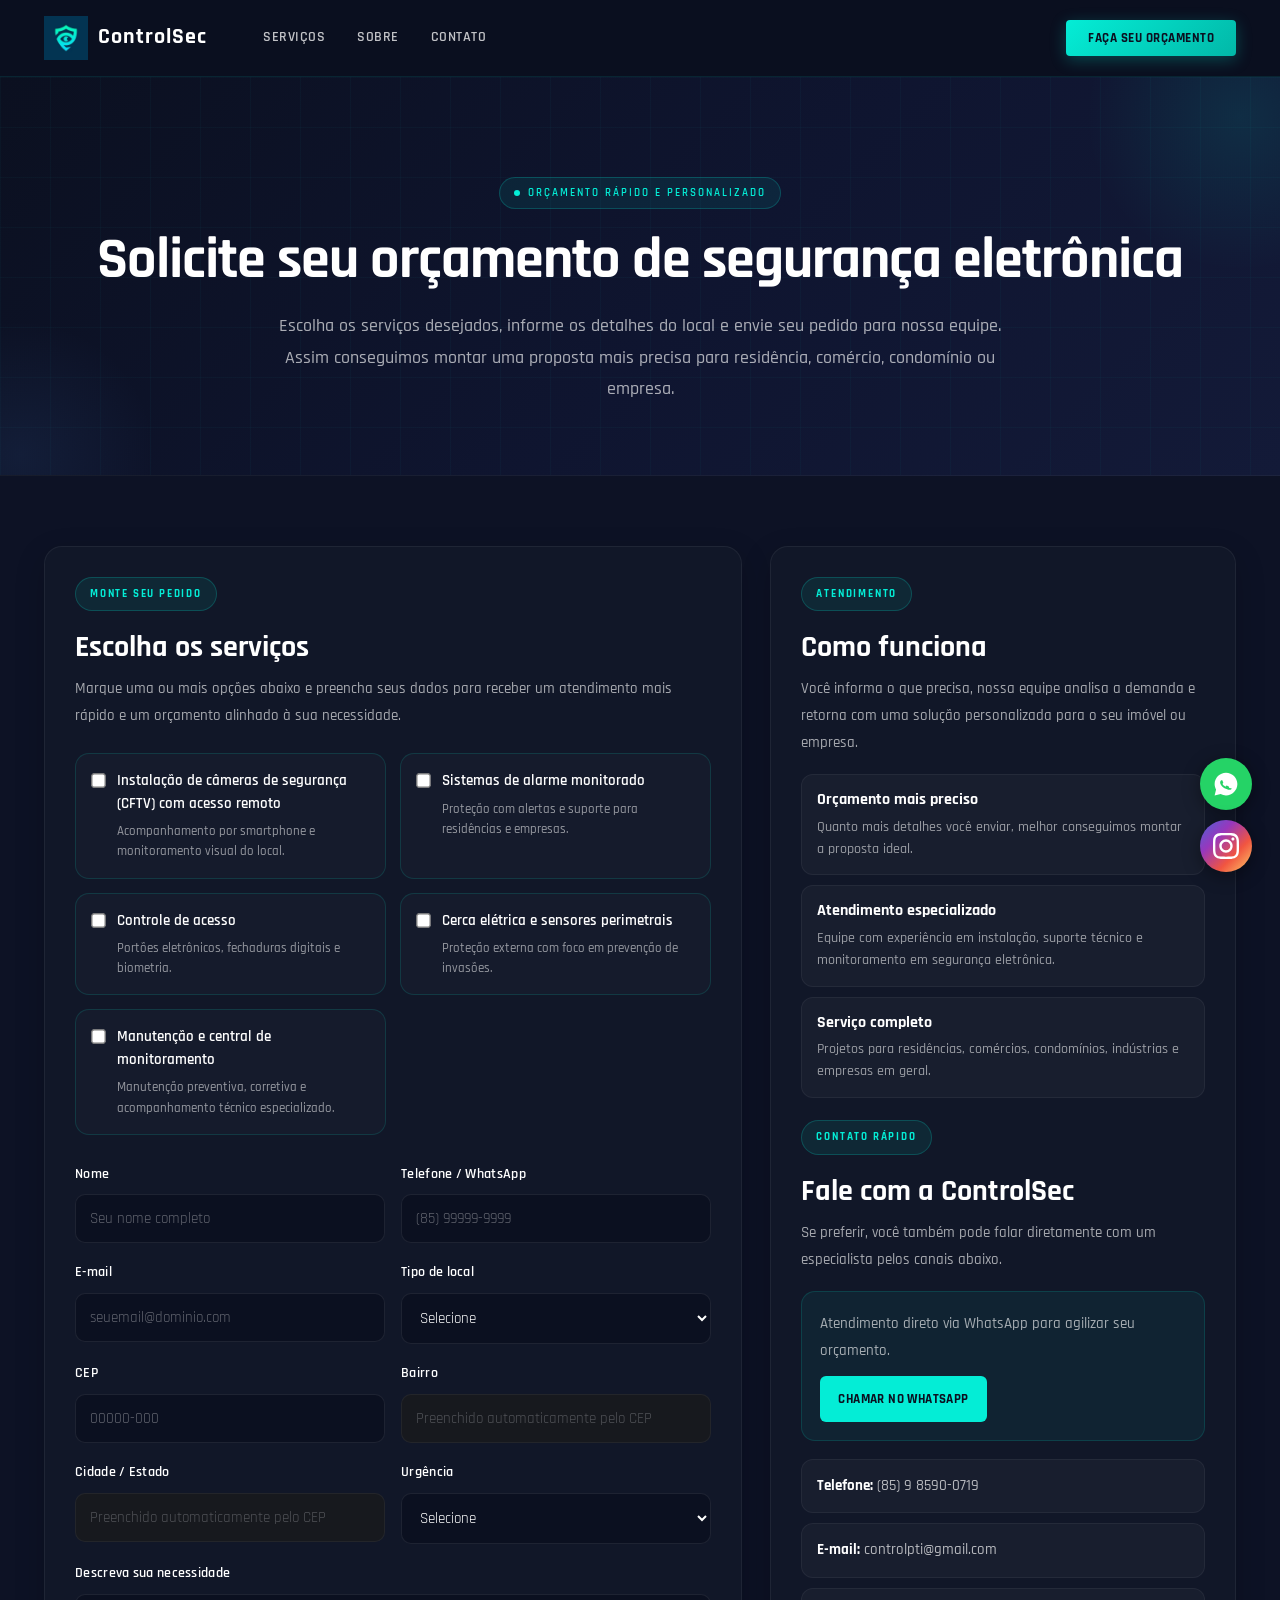
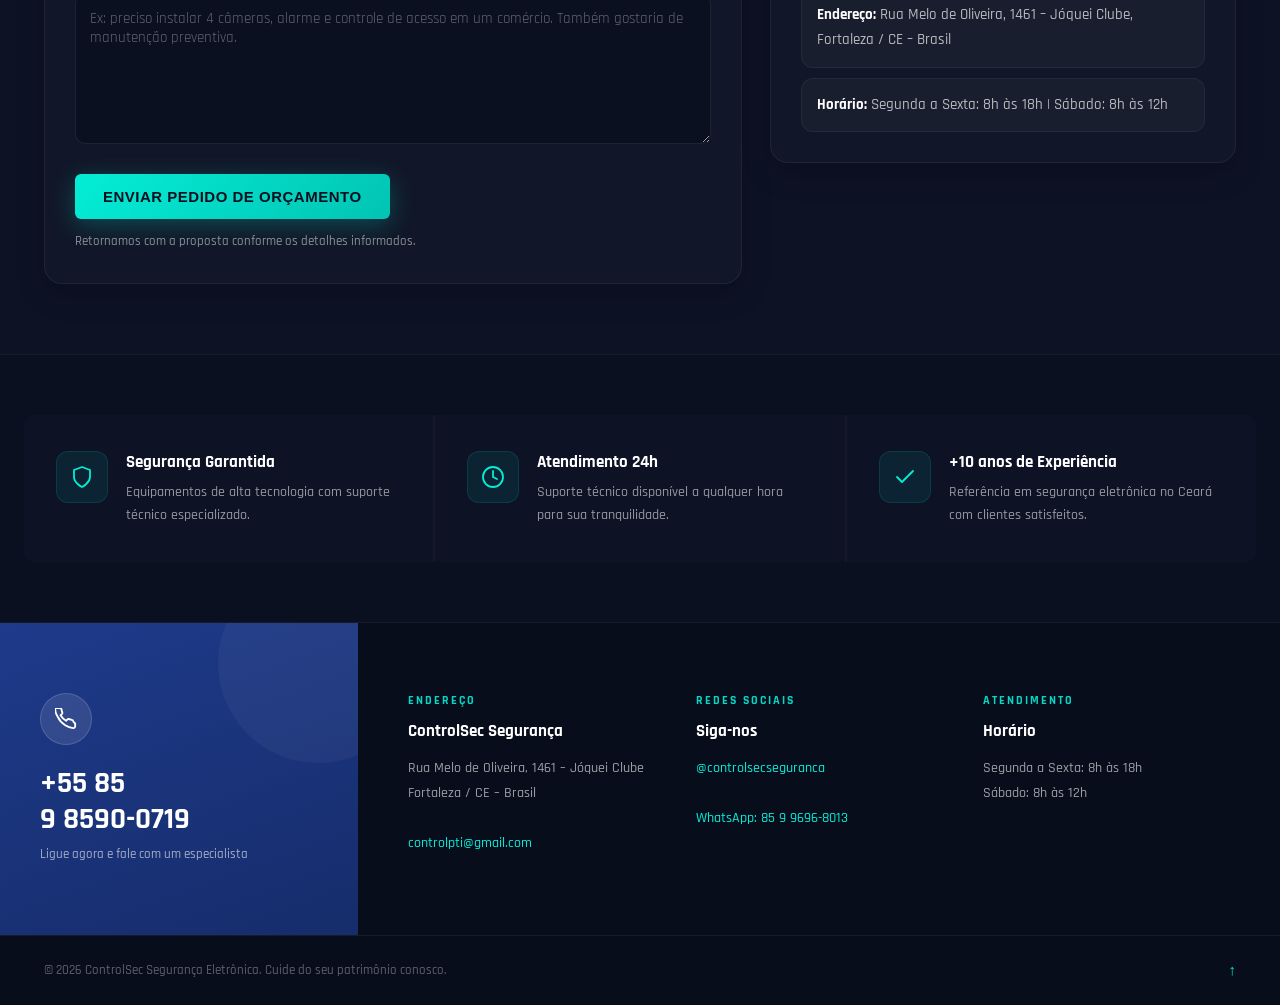
<file: orcamento.html>
<!DOCTYPE html>
<html lang="pt-BR">
<head>
  <meta charset="UTF-8" />
  <meta name="viewport" content="width=device-width, initial-scale=1.0" />
  <title>Orçamento | ControlSec Segurança</title>
  <meta
    name="description"
    content="Solicite seu orçamento de segurança eletrônica com a ControlSec. Escolha os serviços e envie seu pedido."
  />
  <meta name="format-detection" content="telephone=no" />

  <link rel="preconnect" href="https://fonts.googleapis.com" />
  <link rel="preconnect" href="https://fonts.gstatic.com" crossorigin />
  <link
    href="https://fonts.googleapis.com/css2?family=Rajdhani:wght@300;400;500;600;700&display=swap"
    rel="stylesheet"
  />
  <link rel="stylesheet" href="Style.css" />
</head>

<body>
  <div id="Wrapper">
    <div id="Header_wrapper">
      <header id="Header">
        <div id="Top_bar">
          <div class="container">
            <div class="column one">
              <div class="top_bar_left">
                <div class="logo">
                  <a id="logo" href="index.html" title="ControlSec Segurança">
                    <img
                      src="img/logomarcacontrolsec.jpg"
                      alt="ControlSec Logotipo"
                      onerror="this.style.display='none'"
                    />
                    <span class="logo-text">ControlSec</span>
                  </a>
                </div>

                <nav id="menu">
                  <ul id="nav-list">
                    <li><a href="index.html#servicos">Serviços</a></li>
                    <li><a href="index.html#sobre">Sobre</a></li>
                    <li><a href="index.html#contato">Contato</a></li>
                  </ul>
                </nav>

                <div class="menu_wrapper">
                  <button class="responsive-menu-toggle" aria-label="Menu mobile" id="menuToggle">☰</button>
                </div>
              </div>

              <div class="top_bar_right">
                <a href="orcamento.html" class="action_button">Faça seu Orçamento</a>
              </div>
            </div>
          </div>
        </div>

        <section class="orcamento-hero">
          <div class="orcamento-grid-bg"></div>
          <div class="orcamento-container">
            <div class="hero-eyebrow"><span></span> Orçamento rápido e personalizado</div>
            <h1>Solicite seu orçamento de segurança eletrônica</h1>
            <p>
              Escolha os serviços desejados, informe os detalhes do local e envie seu pedido para nossa equipe.
              Assim conseguimos montar uma proposta mais precisa para residência, comércio, condomínio ou empresa.
            </p>
          </div>
        </section>
      </header>
    </div>

    <div id="Content" role="main">
      <section class="orcamento-section">
        <div class="orcamento-container">
          <div class="orcamento-layout">
            <div class="orcamento-card fade-in">
              <span class="section-label">Monte seu pedido</span>
              <h2>Escolha os serviços</h2>
              <p>
                Marque uma ou mais opções abaixo e preencha seus dados para receber um atendimento mais rápido e um
                orçamento alinhado à sua necessidade.
              </p>

              <form id="formOrcamento">
                <div class="service-options">
                  <div class="service-option">
                    <label>
                      <input type="checkbox" name="servicos" value="cftv" />
                      <span>
                        Instalação de câmeras de segurança (CFTV) com acesso remoto
                        <small>Acompanhamento por smartphone e monitoramento visual do local.</small>
                      </span>
                    </label>
                  </div>

                  <div class="service-option">
                    <label>
                      <input type="checkbox" name="servicos" value="alarme" />
                      <span>
                        Sistemas de alarme monitorado
                        <small>Proteção com alertas e suporte para residências e empresas.</small>
                      </span>
                    </label>
                  </div>

                  <div class="service-option">
                    <label>
                      <input type="checkbox" name="servicos" value="acesso" />
                      <span>
                        Controle de acesso
                        <small>Portões eletrônicos, fechaduras digitais e biometria.</small>
                      </span>
                    </label>
                  </div>

                  <div class="service-option">
                    <label>
                      <input type="checkbox" name="servicos" value="cerca" />
                      <span>
                        Cerca elétrica e sensores perimetrais
                        <small>Proteção externa com foco em prevenção de invasões.</small>
                      </span>
                    </label>
                  </div>

                  <div class="service-option">
                    <label>
                      <input type="checkbox" name="servicos" value="manutencao" />
                      <span>
                        Manutenção e central de monitoramento
                        <small>Manutenção preventiva, corretiva e acompanhamento técnico especializado.</small>
                      </span>
                    </label>
                  </div>
                </div>

                <div class="form-grid">
                  <div class="form-group">
                    <label for="nome">Nome</label>
                    <input type="text" id="nome" name="nome" placeholder="Seu nome completo" required />
                  </div>

                  <div class="form-group">
                    <label for="telefone">Telefone / WhatsApp</label>
                    <input type="tel" id="telefone" name="telefone" placeholder="(85) 99999-9999" required />
                  </div>

                  <div class="form-group">
                    <label for="email">E-mail</label>
                    <input type="email" id="email" name="email" placeholder="seuemail@dominio.com" />
                  </div>

                  <div class="form-group">
                    <label for="tipo-imovel">Tipo de local</label>
                    <select id="tipo-imovel" name="tipo-imovel">
                      <option value="">Selecione</option>
                      <option>Residência</option>
                      <option>Comércio</option>
                      <option>Empresa</option>
                      <option>Condomínio</option>
                      <option>Indústria</option>
                      <option>Outro</option>
                    </select>
                  </div>

                  <div class="form-group">
                    <label for="cep">CEP</label>
                    <input type="text" id="cep" name="cep" placeholder="00000-000" maxlength="9" />
                    <small id="cep-status" style="color:#aaa;font-size:0.8rem;"></small>
                  </div>

                  <div class="form-group">
                    <label for="cidade">Bairro</label>
                    <input type="text" id="cidade" name="cidade" placeholder="Preenchido automaticamente pelo CEP" readonly style="background:#1a1a1a;cursor:not-allowed;opacity:0.7;" />
                  </div>

                  <div class="form-group">
                    <label for="cidade-nome">Cidade / Estado</label>
                    <input type="text" id="cidade-nome" name="cidadeNome" placeholder="Preenchido automaticamente pelo CEP" readonly style="background:#1a1a1a;cursor:not-allowed;opacity:0.7;" />
                  </div>

                  <div class="form-group">
                    <label for="urgencia">Urgência</label>
                    <select id="urgencia" name="urgencia">
                      <option value="">Selecione</option>
                      <option>Quero apenas cotação</option>
                      <option>Preciso instalar em breve</option>
                      <option>Urgente</option>
                    </select>
                  </div>

                  <div class="form-group full">
                    <label for="mensagem">Descreva sua necessidade</label>
                    <textarea
                      id="mensagem"
                      name="mensagem"
                      placeholder="Ex: preciso instalar 4 câmeras, alarme e controle de acesso em um comércio. Também gostaria de manutenção preventiva."
                    ></textarea>
                  </div>

                  <div class="form-group full">
                    <div class="form-actions">
                      <button type="submit" class="submit-btn">Enviar pedido de orçamento</button>
                      <span class="form-note">Retornamos com a proposta conforme os detalhes informados.</span>
                    </div>
                  </div>
                </div>
              </form>
            </div>

            <aside class="orcamento-side fade-in">
              <div class="side-block">
                <span class="section-label">Atendimento</span>
                <h3>Como funciona</h3>
                <p>
                  Você informa o que precisa, nossa equipe analisa a demanda e retorna com uma solução personalizada
                  para o seu imóvel ou empresa.
                </p>

                <div class="benefits-grid">
                  <div class="benefit-item">
                    <h4>Orçamento mais preciso</h4>
                    <p>Quanto mais detalhes você enviar, melhor conseguimos montar a proposta ideal.</p>
                  </div>

                  <div class="benefit-item">
                    <h4>Atendimento especializado</h4>
                    <p>Equipe com experiência em instalação, suporte técnico e monitoramento em segurança eletrônica.</p>
                  </div>

                  <div class="benefit-item">
                    <h4>Serviço completo</h4>
                    <p>Projetos para residências, comércios, condomínios, indústrias e empresas em geral.</p>
                  </div>
                </div>
              </div>

              <div class="side-block">
                <span class="section-label">Contato rápido</span>
                <h3>Fale com a ControlSec</h3>
                <p>
                  Se preferir, você também pode falar diretamente com um especialista pelos canais abaixo.
                </p>

                <div class="quick-contact">
                  <p>Atendimento direto via WhatsApp para agilizar seu orçamento.</p>
                  <a href="https://wa.me/5585996968013" target="_blank" rel="noopener noreferrer">
                    Chamar no WhatsApp
                  </a>
                </div>

                <ul class="info-list">
                  <li><strong>Telefone:</strong> (85) 9 8590-0719</li>
                  <li><strong>E-mail:</strong> controlpti@gmail.com</li>
                  <li><strong>Endereço:</strong> Rua Melo de Oliveira, 1461 – Jóquei Clube, Fortaleza / CE – Brasil</li>
                  <li><strong>Horário:</strong> Segunda a Sexta: 8h às 18h | Sábado: 8h às 12h</li>
                </ul>
              </div>
            </aside>
          </div>
        </div>
      </section>

      <section class="features-strip">
        <div class="features-inner">
          <div class="feature-item fade-in">
            <div class="feature-icon-wrap">
              <svg viewBox="0 0 24 24" fill="none" stroke="#04edd6" stroke-width="1.8" stroke-linecap="round" stroke-linejoin="round">
                <path d="M12 22s8-4 8-10V5l-8-3-8 3v7c0 6 8 10 8 10z"></path>
              </svg>
            </div>
            <div class="feature-text">
              <h4>Segurança Garantida</h4>
              <p>Equipamentos de alta tecnologia com suporte técnico especializado.</p>
            </div>
          </div>

          <div class="feature-item fade-in">
            <div class="feature-icon-wrap">
              <svg viewBox="0 0 24 24" fill="none" stroke="#04edd6" stroke-width="1.8" stroke-linecap="round" stroke-linejoin="round">
                <circle cx="12" cy="12" r="10"></circle>
                <polyline points="12 6 12 12 16 14"></polyline>
              </svg>
            </div>
            <div class="feature-text">
              <h4>Atendimento 24h</h4>
              <p>Suporte técnico disponível a qualquer hora para sua tranquilidade.</p>
            </div>
          </div>

          <div class="feature-item fade-in">
            <div class="feature-icon-wrap">
              <svg viewBox="0 0 24 24" fill="none" stroke="#04edd6" stroke-width="1.8" stroke-linecap="round" stroke-linejoin="round">
                <polyline points="20 6 9 17 4 12"></polyline>
              </svg>
            </div>
            <div class="feature-text">
              <h4>+10 anos de Experiência</h4>
              <p>Referência em segurança eletrônica no Ceará com clientes satisfeitos.</p>
            </div>
          </div>
        </div>
      </section>

      <section class="contact-section orcamento-contact-section" id="contato">
        <div class="contact-phone fade-in">
          <div class="phone-icon">
            <svg viewBox="0 0 24 24" fill="none" stroke="#ffffff" stroke-width="2" stroke-linecap="round" stroke-linejoin="round">
              <path d="M22 16.92v3a2 2 0 0 1-2.18 2 19.79 19.79 0 0 1-8.63-3.07A19.5 19.5 0 0 1 3.07 9.81a19.79 19.79 0 0 1-3.07-8.67A2 2 0 0 1 2.18 0h3a2 2 0 0 1 2 1.72c.12.96.36 1.9.7 2.81a2 2 0 0 1-.45 2.11L6.09 7.91a16 16 0 0 0 6 6l1.27-1.27a2 2 0 0 1 2.11-.45c.91.34 1.85.58 2.81.7a2 2 0 0 1 1.72 2.03z"></path>
            </svg>
          </div>
          <div class="phone-number">+55 85<br />9 8590-0719</div>
          <p class="phone-label">Ligue agora e fale com um especialista</p>
        </div>

        <div class="contact-info">
          <div class="contact-block fade-in">
            <h3>Endereço</h3>
            <h4>ControlSec Segurança</h4>
            <p>Rua Melo de Oliveira, 1461 – Jóquei Clube<br />Fortaleza / CE – Brasil</p>
            <br />
            <p><a href="mailto:controlpti@gmail.com">controlpti@gmail.com</a></p>
          </div>

          <div class="contact-block fade-in">
            <h3>Redes Sociais</h3>
            <h4>Siga-nos</h4>
            <p>
              <a href="https://www.instagram.com/controlsecseguranca" target="_blank" rel="noopener noreferrer">
                @controlsecseguranca
              </a>
            </p>
            <br />
            <p>
              <a href="https://wa.me/5585996968013" target="_blank" rel="noopener noreferrer">
                WhatsApp: 85 9 9696-8013
              </a>
            </p>
          </div>

          <div class="contact-block fade-in">
            <h3>Atendimento</h3>
            <h4>Horário</h4>
            <p>Segunda a Sexta: 8h às 18h</p>
            <p>Sábado: 8h às 12h</p>
          </div>
        </div>
      </section>
    </div>

    <footer id="Footer" role="contentinfo">
      <div class="footer_copy">
        <div class="container">
          <div class="copyright">© 2026 ControlSec Segurança Eletrônica. Cuide do seu patrimônio conosco.</div>
          <a id="backtotop" href="#" aria-label="Voltar ao topo" title="Voltar ao topo">↑</a>
        </div>
      </div>
    </footer>

    <div class="chaty-float">
      <a
        class="chaty-btn chaty-btn-wa"
        href="https://wa.me/5585996968013"
        target="_blank"
        title="WhatsApp"
        rel="noopener noreferrer"
      >
        <svg viewBox="0 0 32 32" fill="white" xmlns="http://www.w3.org/2000/svg">
          <path d="M16 2C8.27 2 2 8.27 2 16c0 2.44.65 4.73 1.78 6.72L2 30l7.44-1.75A13.93 13.93 0 0 0 16 30c7.73 0 14-6.27 14-14S23.73 2 16 2zm7.2 19.4c-.3.84-1.76 1.6-2.42 1.7-.62.1-1.4.14-2.26-.14a20.7 20.7 0 0 1-2.05-.76C13.1 21 10.9 18.6 10.3 17.77c-.6-.83-1.5-2.18-1.5-3.58 0-1.4.73-2.09 1-2.38.26-.29.57-.37.76-.37h.53c.17 0 .4-.06.63.48.23.56.8 1.95.87 2.09.07.14.11.3.02.48-.09.18-.14.3-.28.45-.14.16-.3.35-.42.47-.14.14-.29.3-.12.58.17.28.74 1.22 1.58 1.97.54.48 1.3.98 1.6 1.09.28.11.45.09.61-.05l.85-.98c.21-.24.42-.16.7-.06.28.1 1.8.85 2.1.99.3.14.5.2.57.32.07.1.07.6-.23 1.44z"/>
        </svg>
      </a>

      <a
        class="chaty-btn chaty-btn-ig"
        href="https://www.instagram.com/controlsecseguranca"
        target="_blank"
        title="Instagram"
        rel="noopener noreferrer"
      >
        <svg viewBox="0 0 24 24" fill="white" xmlns="http://www.w3.org/2000/svg">
          <path d="M12 2.163c3.204 0 3.584.012 4.85.07 3.252.148 4.771 1.691 4.919 4.919.058 1.265.069 1.645.069 4.849 0 3.205-.012 3.584-.069 4.849-.149 3.225-1.664 4.771-4.919 4.919-1.266.058-1.644.07-4.85.07-3.204 0-3.584-.012-4.849-.07-3.26-.149-4.771-1.699-4.919-4.92-.058-1.265-.07-1.644-.07-4.849 0-3.204.013-3.583.07-4.849.149-3.227 1.664-4.771 4.919-4.919 1.266-.057 1.645-.069 4.849-.069zm0-2.163c-3.259 0-3.667.014-4.947.072-4.358.2-6.78 2.618-6.98 6.98-.059 1.281-.073 1.689-.073 4.948 0 3.259.014 3.668.072 4.948.2 4.358 2.618 6.78 6.98 6.98 1.281.058 1.689.072 4.948.072 3.259 0 3.668-.014 4.948-.072 4.354-.2 6.782-2.618 6.979-6.98.059-1.28.073-1.689.073-4.948 0-3.259-.014-3.667-.072-4.947-.196-4.354-2.617-6.78-6.979-6.98-1.281-.059-1.69-.073-4.949-.073zm0 5.838c-3.403 0-6.162 2.759-6.162 6.162s2.759 6.163 6.162 6.163 6.162-2.759 6.162-6.163c0-3.403-2.759-6.162-6.162-6.162zm0 10.162c-2.209 0-4-1.79-4-4 0-2.209 1.791-4 4-4s4 1.791 4 4c0 2.21-1.791 4-4 4zm6.406-11.845c-.796 0-1.441.645-1.441 1.44s.645 1.44 1.441 1.44c.795 0 1.439-.645 1.439-1.44s-.644-1.44-1.439-1.44z"/>
        </svg>
      </a>
    </div>
  </div>

  <script src="script.js"></script>

  <script>
    // ================= MÁSCARA TELEFONE =================
    const telInput = document.getElementById('telefone');

    telInput.addEventListener('input', (e) => {
      let v = e.target.value.replace(/\D/g, '').slice(0, 11);
      if (v.length > 10) {
        v = v.replace(/^(\d{2})(\d{5})(\d{4})$/, '($1) $2-$3');
      } else if (v.length > 6) {
        v = v.replace(/^(\d{2})(\d{4})(\d{0,4})$/, '($1) $2-$3');
      } else if (v.length > 2) {
        v = v.replace(/^(\d{2})(\d+)$/, '($1) $2');
      } else if (v.length > 0) {
        v = v.replace(/^(\d+)$/, '($1');
      }
      e.target.value = v;
    });

    telInput.addEventListener('blur', () => {
      const digits = telInput.value.replace(/\D/g, '');
      if (digits.length < 10) {
        telInput.setCustomValidity('Informe um telefone válido: (XX) XXXXX-XXXX');
        telInput.reportValidity();
      } else {
        telInput.setCustomValidity('');
      }
    });

    // ================= VALIDAÇÃO E-MAIL =================
    const emailInput = document.getElementById('email');

    emailInput.addEventListener('blur', () => {
      const v = emailInput.value.trim();
      if (v && !/^[^\s@]+@[^\s@]+\.[^\s@]+$/.test(v)) {
        emailInput.setCustomValidity('Informe um e-mail válido: exemplo@dominio.com');
        emailInput.reportValidity();
      } else {
        emailInput.setCustomValidity('');
      }
    });

    emailInput.addEventListener('input', () => emailInput.setCustomValidity(''));

    // ================= VIACEP =================
    const cepInput = document.getElementById('cep');
    const cidadeInput = document.getElementById('cidade');
    const cidadeNomeInput = document.getElementById('cidade-nome');
    const cepStatus = document.getElementById('cep-status');

    cepInput.addEventListener('input', (e) => {
      let v = e.target.value.replace(/\D/g, '').slice(0, 8);
      if (v.length > 5) v = v.replace(/^(\d{5})(\d{0,3})$/, '$1-$2');
      e.target.value = v;
    });

    cepInput.addEventListener('blur', async () => {
      const digits = cepInput.value.replace(/\D/g, '');
      if (digits.length !== 8) {
        cepStatus.textContent = '';
        return;
      }

      cepStatus.textContent = 'Buscando endereço...';
      cidadeInput.value = '';
      cidadeNomeInput.value = '';

      try {
        const res = await fetch(`https://viacep.com.br/ws/${digits}/json/`);
        const data = await res.json();

        if (data.erro) {
          cepStatus.textContent = '❌ CEP não encontrado.';
          return;
        }

        cidadeInput.value = data.bairro || '';
        cidadeNomeInput.value = `${data.localidade} / ${data.uf}`;
        cepStatus.textContent = `✅ ${data.logradouro ? data.logradouro + ', ' : ''}${data.localidade}`;
      } catch {
        cepStatus.textContent = '❌ Erro ao buscar CEP. Tente novamente.';
      }
    });
  </script>
</body>
</html>
</file>
<file: Style.css>
*, *::before, *::after {
  box-sizing: border-box;
  margin: 0;
  padding: 0;
}

html {
  scroll-behavior: smooth;
}

body {
  font-family: 'Rajdhani', 'Segoe UI', Tahoma, sans-serif;
  font-size: 15px;
  line-height: 1.7;
  font-weight: 500;
  color: #8a9ab5;
  background: #0b1020;
}

a {
  color: #04edd6;
  text-decoration: none;
}

a:hover {
  color: #ffffff;
}

img {
  max-width: 100%;
  height: auto;
  display: block;
}

h1, h2, h3, h4, h5, h6 {
  font-family: 'Rajdhani', sans-serif;
  color: #ffffff;
  font-weight: 700;
}

h2 {
  font-size: 46px;
  line-height: 1.2;
}

h3 {
  font-size: 15px;
  line-height: 1.4;
}

h4 {
  font-size: 18px;
  line-height: 1.4;
}

/* ── SCROLLBAR ── */
::-webkit-scrollbar {
  width: 6px;
}

::-webkit-scrollbar-track {
  background: #0b1020;
}

::-webkit-scrollbar-thumb {
  background: #04edd6;
  border-radius: 3px;
}

/* ── HEADER ── */
#Header_wrapper {
  background-color: #0b1020;
}

#Top_bar {
  background-color: rgba(11, 16, 32, 0.95);
  backdrop-filter: blur(12px);
  position: sticky;
  top: 0;
  z-index: 1000;
  border-bottom: 1px solid rgba(4, 237, 214, 0.1);
}

#Top_bar .container {
  max-width: 1240px;
  margin: 0 auto;
  padding: 0 24px;
}

#Top_bar .column.one {
  display: flex;
  align-items: center;
  justify-content: space-between;
}

.top_bar_left {
  display: flex;
  align-items: center;
  gap: 40px;
  flex: 1;
}

.logo a {
  display: flex;
  align-items: center;
  height: 70px;
  gap: 10px;
  padding: 10px 0;
}

.logo img {
  max-height: 44px;
  width: auto;
}

.logo-text {
  color: #ffffff;
  font-size: 22px;
  font-weight: 700;
  letter-spacing: 1px;
}

#menu {
  display: flex;
}

#menu ul {
  list-style: none;
  display: flex;
  gap: 0;
}

#menu ul li a {
  color: rgba(255, 255, 255, 0.75);
  font-size: 14px;
  font-weight: 600;
  padding: 26px 16px;
  display: block;
  letter-spacing: 0.5px;
  text-transform: uppercase;
  transition: color 0.2s;
  position: relative;
}

#menu ul li a::after {
  content: '';
  position: absolute;
  bottom: 0;
  left: 16px;
  right: 16px;
  height: 2px;
  background: #04edd6;
  transform: scaleX(0);
  transform-origin: center;
  transition: transform 0.25s;
}

#menu ul li a:hover,
#menu ul li.current-menu-item a {
  color: #04edd6;
}

#menu ul li a:hover::after,
#menu ul li.current-menu-item a::after {
  transform: scaleX(1);
}

.top_bar_right {
  padding-left: 20px;
}

.action_button {
  background: linear-gradient(135deg, #04edd6, #02b8a8);
  color: #0b1020 !important;
  padding: 10px 22px;
  border-radius: 4px;
  font-size: 13px;
  font-weight: 700;
  white-space: nowrap;
  letter-spacing: 0.5px;
  text-transform: uppercase;
  transition: opacity 0.2s, transform 0.2s, box-shadow 0.2s;
  box-shadow: 0 4px 16px rgba(4, 237, 214, 0.25);
}

.action_button:hover {
  opacity: 0.92;
  transform: translateY(-1px);
  color: #0b1020 !important;
  box-shadow: 0 8px 22px rgba(4, 237, 214, 0.28);
}

.responsive-menu-toggle {
  display: none;
  color: #04edd6;
  font-size: 26px;
  cursor: pointer;
  background: none;
  border: none;
  padding: 5px;
}

/* ── HERO ── */
.hero-section {
  min-height: 580px;
  background: linear-gradient(135deg, #0b1020 0%, #0f1530 55%, #131a38 100%);
  display: flex;
  align-items: center;
  justify-content: space-between;
  padding: 100px 80px 80px;
  position: relative;
  overflow: hidden;
  gap: 40px;
}

.hero-section::before {
  content: '';
  position: absolute;
  top: -100px;
  right: -100px;
  width: 500px;
  height: 500px;
  border-radius: 50%;
  background: radial-gradient(circle, rgba(4, 237, 214, 0.07) 0%, transparent 65%);
  pointer-events: none;
}

.hero-section::after {
  content: '';
  position: absolute;
  bottom: -80px;
  left: -80px;
  width: 350px;
  height: 350px;
  border-radius: 50%;
  background: radial-gradient(circle, rgba(73, 130, 208, 0.07) 0%, transparent 65%);
  pointer-events: none;
}

.hero-grid-bg {
  position: absolute;
  inset: 0;
  background-image:
    linear-gradient(rgba(4, 237, 214, 0.03) 1px, transparent 1px),
    linear-gradient(90deg, rgba(4, 237, 214, 0.03) 1px, transparent 1px);
  background-size: 50px 50px;
  pointer-events: none;
}

.hero-text {
  position: relative;
  z-index: 1;
}

.hero-eyebrow {
  display: inline-flex;
  align-items: center;
  gap: 8px;
  background: rgba(4, 237, 214, 0.08);
  border: 1px solid rgba(4, 237, 214, 0.2);
  color: #04edd6;
  padding: 6px 14px;
  border-radius: 20px;
  font-size: 11px;
  font-weight: 600;
  letter-spacing: 2px;
  text-transform: uppercase;
  margin-bottom: 20px;
}

.hero-eyebrow span {
  width: 6px;
  height: 6px;
  border-radius: 50%;
  background: #04edd6;
  animation: pulse 1.5s infinite;
}

@keyframes pulse {
  0%, 100% {
    opacity: 1;
    transform: scale(1);
  }

  50% {
    opacity: 0.4;
    transform: scale(0.8);
  }
}

.hero-text h1 {
  color: #ffffff;
  font-size: 68px;
  line-height: 1.05;
  font-weight: 700;
  letter-spacing: -1px;
}

.hero-text h1 em {
  font-style: normal;
  color: #04edd6;
}

.hero-text p {
  color: rgba(255, 255, 255, 0.62);
  font-size: 17px;
  margin-top: 18px;
  max-width: 420px;
  line-height: 1.7;
}

.hero-cta-group {
  display: flex;
  gap: 14px;
  margin-top: 32px;
  flex-wrap: wrap;
}

.hero-cta {
  display: inline-block;
  background: linear-gradient(135deg, #04edd6, #02c4b3);
  color: #0b1020 !important;
  padding: 13px 30px;
  border-radius: 4px;
  font-weight: 700;
  font-size: 15px;
  letter-spacing: 0.5px;
  transition: transform 0.2s, box-shadow 0.2s;
  box-shadow: 0 6px 24px rgba(4, 237, 214, 0.3);
}

.hero-cta:hover {
  transform: translateY(-2px);
  box-shadow: 0 10px 32px rgba(4, 237, 214, 0.4);
  color: #0b1020 !important;
}

.hero-cta-outline {
  display: inline-block;
  border: 1.5px solid rgba(255, 255, 255, 0.25);
  color: rgba(255, 255, 255, 0.8) !important;
  padding: 13px 28px;
  border-radius: 4px;
  font-weight: 600;
  font-size: 15px;
  transition: border-color 0.2s, color 0.2s, background 0.2s;
}

.hero-cta-outline:hover {
  border-color: #04edd6;
  color: #04edd6 !important;
  background: rgba(4, 237, 214, 0.04);
}

.hero-logo-wrap {
  display: flex;
  flex-direction: column;
  align-items: center;
  gap: 16px;
  position: relative;
  z-index: 1;
}

.hero-logo-ring {
  position: relative;
  width: 220px;
  height: 220px;
  display: flex;
  align-items: center;
  justify-content: center;
}

.hero-logo-ring::before {
  content: '';
  position: absolute;
  inset: 0;
  border-radius: 50%;
  border: 1px solid rgba(4, 237, 214, 0.2);
  animation: spin 20s linear infinite;
}

.hero-logo-ring::after {
  content: '';
  position: absolute;
  inset: 15px;
  border-radius: 50%;
  border: 1px dashed rgba(4, 237, 214, 0.1);
  animation: spin 12s linear infinite reverse;
}

@keyframes spin {
  to {
    transform: rotate(360deg);
  }
}

.hero-logo-img {
  width: 160px;
  opacity: 0.95;
  filter: drop-shadow(0 0 24px rgba(4, 237, 214, 0.35));
  position: relative;
  z-index: 1;
}

.hero-stats {
  display: flex;
  gap: 24px;
  margin-top: 8px;
}

.hero-stat {
  text-align: center;
}

.hero-stat strong {
  display: block;
  color: #04edd6;
  font-size: 22px;
  font-weight: 700;
  line-height: 1;
}

.hero-stat span {
  color: rgba(255, 255, 255, 0.5);
  font-size: 11px;
  letter-spacing: 1px;
  text-transform: uppercase;
}

/* ── SERVICES ── */
.services-section {
  background: #0d1225;
  padding: 80px 0 0;
}

.section-title {
  max-width: 1240px;
  margin: 0 auto 50px;
  padding: 0 24px;
  text-align: center;
}

.section-title h2 {
  display: inline-flex;
  align-items: center;
  gap: 16px;
  font-size: 40px;
  flex-wrap: wrap;
  justify-content: center;
}

.section-title .line {
  width: 60px;
  height: 2px;
  background: linear-gradient(90deg, transparent, #04edd6);
  display: inline-block;
}

.section-title .line-r {
  background: linear-gradient(90deg, #04edd6, transparent);
}

.section-title .themecolor {
  color: #04edd6;
}

.section-subtitle {
  color: rgba(255, 255, 255, 0.5);
  font-size: 15px;
  margin-top: 10px;
  max-width: 500px;
  margin-left: auto;
  margin-right: auto;
}

.services-grid {
  max-width: 1240px;
  margin: 0 auto;
  display: grid;
  grid-template-columns: repeat(5, 1fr);
  gap: 0;
  border-top: 1px solid rgba(255, 255, 255, 0.05);
  border-left: 1px solid rgba(255, 255, 255, 0.05);
}

.service-card {
  background: #111728;
  padding: 40px 20px;
  text-align: center;
  cursor: pointer;
  transition: background 0.3s, transform 0.25s;
  border-right: 1px solid rgba(255, 255, 255, 0.05);
  border-bottom: 1px solid rgba(255, 255, 255, 0.05);
  position: relative;
  overflow: hidden;
}

.service-card::before {
  content: '';
  position: absolute;
  bottom: 0;
  left: 0;
  right: 0;
  height: 2px;
  background: linear-gradient(90deg, #04edd6, #4982d0);
  transform: scaleX(0);
  transform-origin: left;
  transition: transform 0.3s;
}

.service-card:hover::before {
  transform: scaleX(1);
}

.service-card:hover {
  background: #1a2540;
  transform: translateY(-3px);
  z-index: 2;
}

.service-card a {
  color: inherit;
  display: block;
}

.service-icon {
  width: 64px;
  height: 64px;
  margin: 0 auto 18px;
  display: flex;
  align-items: center;
  justify-content: center;
  background: rgba(4, 237, 214, 0.08);
  border-radius: 16px;
  border: 1px solid rgba(4, 237, 214, 0.12);
  transition: background 0.3s, border-color 0.3s, transform 0.2s;
}

.service-card:hover .service-icon {
  background: rgba(4, 237, 214, 0.15);
  border-color: rgba(4, 237, 214, 0.3);
  transform: translateY(-2px);
}

.service-icon svg {
  width: 30px;
  height: 30px;
}

.service-card h4 {
  color: #ffffff;
  font-size: 16px;
  margin-bottom: 8px;
}

.card-desc {
  color: rgba(255, 255, 255, 0.68);
  font-size: 13px;
  line-height: 1.5;
  margin-top: 4px;
}

.card-line {
  width: 32px;
  height: 2px;
  background: #04edd6;
  margin: 12px auto 0;
  transition: width 0.3s, opacity 0.3s;
  opacity: 0.6;
}

.service-card:hover .card-line {
  width: 50px;
  opacity: 1;
}

.service-card-last {
  background: #0d1628;
  padding: 40px 20px;
  text-align: center;
  cursor: pointer;
  transition: background 0.3s, transform 0.25s;
  display: flex;
  flex-direction: column;
  align-items: center;
  justify-content: center;
  border-right: 1px solid rgba(255, 255, 255, 0.05);
  border-bottom: 1px solid rgba(255, 255, 255, 0.05);
  position: relative;
  overflow: hidden;
}

.service-card-last::before {
  content: '';
  position: absolute;
  bottom: 0;
  left: 0;
  right: 0;
  height: 2px;
  background: linear-gradient(90deg, #04edd6, #4982d0);
  transform: scaleX(0);
  transform-origin: left;
  transition: transform 0.3s;
}

.service-card-last:hover::before {
  transform: scaleX(1);
}

.service-card-last:hover {
  background: #162038;
  transform: translateY(-3px);
}

.service-card-last a {
  color: inherit;
  display: block;
}

.service-card-last h4 {
  color: rgba(255, 255, 255, 0.88);
  font-size: 16px;
  margin-bottom: 20px;
  line-height: 1.4;
}

.arrow-icon {
  width: 52px;
  height: 52px;
  border-radius: 50%;
  border: 2px solid rgba(4, 237, 214, 0.35);
  color: #04edd6;
  font-size: 28px;
  line-height: 48px;
  text-align: center;
  display: block;
  transition: background 0.2s, border-color 0.2s, transform 0.2s, box-shadow 0.2s;
}

.service-card-last:hover .arrow-icon {
  background: rgba(4, 237, 214, 0.12);
  border-color: #04edd6;
  transform: translateX(2px);
  box-shadow: 0 0 0 6px rgba(4, 237, 214, 0.06);
}

/* ── FEATURES STRIP ── */
.features-strip {
  background: #0b1020;
  padding: 60px 24px;
  border-top: 1px solid rgba(255, 255, 255, 0.05);
}

.features-inner {
  max-width: 1240px;
  margin: 0 auto;
  display: grid;
  grid-template-columns: repeat(3, 1fr);
  gap: 2px;
  background: rgba(255, 255, 255, 0.04);
  border-radius: 12px;
  overflow: hidden;
}

.feature-item {
  display: flex;
  align-items: flex-start;
  gap: 18px;
  padding: 36px 32px;
  background: #0d1225;
  transition: background 0.2s, transform 0.2s;
}

.feature-item:hover {
  background: #111830;
  transform: translateY(-1px);
}

.feature-icon-wrap {
  width: 52px;
  height: 52px;
  min-width: 52px;
  border-radius: 12px;
  background: rgba(4, 237, 214, 0.08);
  border: 1px solid rgba(4, 237, 214, 0.12);
  display: flex;
  align-items: center;
  justify-content: center;
}

.feature-icon-wrap svg {
  width: 24px;
  height: 24px;
}

.feature-text h4 {
  color: #ffffff;
  font-size: 17px;
  margin-bottom: 6px;
}

.feature-text p {
  color: rgba(255, 255, 255, 0.56);
  font-size: 14px;
  line-height: 1.6;
}

/* ── SOBRE ── */
.sobre-section {
  background: #0d1225;
  padding: 80px 24px;
  border-top: 1px solid rgba(255, 255, 255, 0.05);
}

.sobre-layout {
  max-width: 1240px;
  margin: 0 auto;
  display: grid;
  grid-template-columns: 1fr 1.2fr;
  gap: 32px;
  align-items: stretch;
}

.sobre-visual {
  min-height: 320px;
  border-radius: 18px;
  background:
    linear-gradient(135deg, rgba(4, 237, 214, 0.12), rgba(73, 130, 208, 0.08)),
    #111728;
  border: 1px solid rgba(4, 237, 214, 0.12);
  padding: 28px;
  position: relative;
  overflow: hidden;
  display: flex;
  flex-direction: column;
  justify-content: space-between;
}

.sobre-visual::before {
  content: '';
  position: absolute;
  inset: auto -40px -40px auto;
  width: 180px;
  height: 180px;
  border-radius: 50%;
  background: radial-gradient(circle, rgba(4, 237, 214, 0.16), transparent 70%);
  pointer-events: none;
}

.sobre-badge {
  display: inline-flex;
  width: fit-content;
  padding: 8px 14px;
  border-radius: 999px;
  background: rgba(4, 237, 214, 0.1);
  border: 1px solid rgba(4, 237, 214, 0.18);
  color: #04edd6;
  font-size: 12px;
  font-weight: 700;
  letter-spacing: 1px;
  text-transform: uppercase;
}

.sobre-visual-card {
  background: rgba(255, 255, 255, 0.04);
  border: 1px solid rgba(255, 255, 255, 0.08);
  border-radius: 14px;
  padding: 22px;
  position: relative;
  z-index: 1;
}

.sobre-visual-card span {
  display: block;
  color: rgba(255, 255, 255, 0.6);
  font-size: 13px;
  margin-bottom: 8px;
  text-transform: uppercase;
  letter-spacing: 1px;
}

.sobre-visual-card strong {
  color: #ffffff;
  font-size: 26px;
  line-height: 1.25;
}

.sobre-content {
  max-width: none;
  margin: 0;
  text-align: left;
  align-self: center;
}

.sobre-content p {
  color: rgba(255, 255, 255, 0.68);
  font-size: 16px;
  line-height: 1.8;
  margin-bottom: 16px;
}

.sobre-content p strong {
  color: #04edd6;
}

/* ── PARTNERS ── */
.partners-section {
  padding: 70px 24px;
  background: #0b1020;
  border-top: 1px solid rgba(255, 255, 255, 0.05);
}

.partners-grid {
  max-width: 1000px;
  margin: 0 auto;
  display: flex;
  flex-wrap: wrap;
  gap: 24px;
  align-items: center;
  justify-content: center;
}

.partner-item {
  min-width: 170px;
  min-height: 90px;
  background: rgba(255, 255, 255, 0.04);
  border: 1px solid rgba(255, 255, 255, 0.07);
  border-radius: 10px;
  padding: 18px 28px;
  transition: border-color 0.3s, background 0.3s, transform 0.2s;
  display: flex;
  align-items: center;
  justify-content: center;
}

.partner-item:hover {
  border-color: rgba(4, 237, 214, 0.25);
  background: rgba(4, 237, 214, 0.04);
  transform: translateY(-2px);
}

.partner-item img {
  width: 110px;
  height: 50px;
  object-fit: contain;
  filter: grayscale(80%) brightness(1.2);
  transition: filter 0.3s, transform 0.2s;
}

.partner-item:hover img {
  filter: grayscale(0%) brightness(1);
  transform: scale(1.05);
}

.partner-fallback {
  display: none;
  color: rgba(255, 255, 255, 0.78);
  font-weight: 600;
  font-size: 14px;
  letter-spacing: 0.4px;
  text-align: center;
}

/* ── CONTACT ── */
.contact-section {
  background: #080d1c;
  display: flex;
  flex-wrap: wrap;
  border-top: 1px solid rgba(255, 255, 255, 0.05);
}

.contact-phone {
  background: linear-gradient(160deg, #1e3a8a 0%, #162d6b 100%);
  padding: 70px 40px;
  width: 28%;
  display: flex;
  flex-direction: column;
  justify-content: center;
  position: relative;
  overflow: hidden;
}

.contact-phone::before {
  content: '';
  position: absolute;
  top: -60px;
  right: -60px;
  width: 200px;
  height: 200px;
  border-radius: 50%;
  background: rgba(255, 255, 255, 0.04);
}

.phone-icon {
  width: 52px;
  height: 52px;
  background: rgba(255, 255, 255, 0.1);
  border-radius: 50%;
  display: flex;
  align-items: center;
  justify-content: center;
  margin-bottom: 20px;
  border: 1px solid rgba(255, 255, 255, 0.15);
}

.phone-icon svg {
  width: 22px;
  height: 22px;
}

.phone-number {
  font-family: 'Rajdhani', sans-serif;
  font-size: 30px;
  font-weight: 700;
  color: #ffffff;
  line-height: 1.2;
}

.phone-label {
  color: rgba(255, 255, 255, 0.6);
  font-size: 13px;
  margin-top: 8px;
  line-height: 1.5;
}

.contact-info {
  padding: 70px 50px;
  width: 72%;
  display: flex;
  flex-wrap: wrap;
  gap: 40px;
}

.contact-block {
  flex: 1;
  min-width: 180px;
}

.contact-block h3 {
  color: #04edd6;
  font-size: 12px;
  letter-spacing: 2px;
  text-transform: uppercase;
  margin-bottom: 10px;
  opacity: 0.9;
}

.contact-block h4 {
  color: #ffffff;
  margin-bottom: 12px;
  font-size: 17px;
}

.contact-block p {
  color: rgba(255, 255, 255, 0.6);
  font-size: 14px;
  line-height: 1.8;
}

.contact-block a {
  color: #04edd6;
  transition: color 0.2s;
}

.contact-block a:hover {
  color: #ffffff;
}

/* ── FOOTER ── */
#Footer {
  background: #080d1c;
  padding: 0;
}

.footer_copy {
  padding: 22px 0;
  border-top: 1px solid rgba(255, 255, 255, 0.06);
}

.footer_copy .container {
  max-width: 1240px;
  margin: 0 auto;
  padding: 0 24px;
  display: flex;
  align-items: center;
  justify-content: space-between;
}

.copyright {
  color: rgba(255, 255, 255, 0.34);
  font-size: 13px;
}

#back_to_top {
  width: 36px;
  height: 36px;
  border-radius: 8px;
  background: rgba(4, 237, 214, 0.1);
  border: 1px solid rgba(4, 237, 214, 0.2);
  color: #04edd6;
  display: flex;
  align-items: center;
  justify-content: center;
  font-size: 14px;
  transition: background 0.2s, transform 0.2s;
}

#back_to_top:hover {
  background: rgba(4, 237, 214, 0.2);
  color: #04edd6;
  transform: translateY(-1px);
}

/* ── FLOAT BUTTONS ── */
.chaty-float {
  position: fixed;
  bottom: 28px;
  right: 28px;
  display: flex;
  flex-direction: column;
  gap: 10px;
  z-index: 9999;
}

.chaty-btn {
  width: 52px;
  height: 52px;
  border-radius: 50%;
  display: flex;
  align-items: center;
  justify-content: center;
  box-shadow: 0 4px 18px rgba(0, 0, 0, 0.4);
  transition: transform 0.2s, box-shadow 0.2s;
}

.chaty-btn:hover {
  transform: scale(1.1);
  box-shadow: 0 8px 24px rgba(0, 0, 0, 0.5);
}

.chaty-btn-wa {
  background-color: #25D366;
}

.chaty-btn-ig {
  background: linear-gradient(135deg, #4a64d5, #9737bd, #f15540, #fecc69);
}

.chaty-btn svg {
  width: 26px;
  height: 26px;
}

/* ── FADE IN ANIMATION ── */
.fade-in {
  opacity: 0;
  transform: translateY(20px);
  transition: opacity 0.5s ease, transform 0.5s ease;
}

.fade-in.visible {
  opacity: 1;
  transform: translateY(0);
}

/* ── RESPONSIVE ── */
@media (max-width: 1024px) {
  .hero-section {
    padding: 90px 40px 70px;
  }

  .hero-text h1 {
    font-size: 52px;
  }

  .services-grid {
    grid-template-columns: repeat(2, 1fr);
  }

  .service-card-last {
    grid-column: 1 / -1;
  }

  .features-inner {
    grid-template-columns: repeat(2, 1fr);
  }

  .sobre-layout {
    grid-template-columns: 1fr;
  }

  .sobre-content {
    text-align: center;
  }

  .contact-phone {
    width: 35%;
  }

  .contact-info {
    width: 65%;
  }
}

@media (max-width: 767px) {
  #Top_bar .column.one {
    align-items: flex-start;
    gap: 12px;
  }

  .top_bar_left {
    flex-wrap: wrap;
    gap: 12px;
    width: 100%;
  }

  .menu_wrapper,
  .menuwrapper {
    width: 100%;
  }

  #menu {
    width: 100%;
  }

  #nav-list,
  #menu ul {
    display: none;
    flex-direction: column;
    gap: 0;
    width: 100%;
    margin-top: 16px;
    background: #111728;
    border: 1px solid rgba(4, 237, 214, 0.12);
    border-radius: 10px;
    overflow: hidden;
  }

  #nav-list.open {
    display: flex;
  }

  #menu ul li a,
  #nav-list li a {
    padding: 16px 18px;
    border-bottom: 1px solid rgba(255, 255, 255, 0.05);
  }

  #menu ul li:last-child a,
  #nav-list li:last-child a {
    border-bottom: 0;
  }

  #menu ul li a::after,
  #nav-list li a::after {
    display: none;
  }

  .responsive-menu-toggle {
    display: block;
  }

  .top_bar_right {
    display: none;
  }

  .hero-section {
    padding: 80px 24px 60px;
    flex-direction: column;
    text-align: center;
    gap: 40px;
  }

  .hero-text h1 {
    font-size: 42px;
  }

  .hero-text p {
    margin: 14px auto 0;
  }

  .hero-cta-group {
    justify-content: center;
  }

  .hero-logo-ring {
    width: 170px;
    height: 170px;
  }

  .hero-logo-img {
    width: 120px;
  }

  .hero-stats {
    justify-content: center;
    flex-wrap: wrap;
  }

  .services-grid {
    grid-template-columns: repeat(2, 1fr);
  }

  .service-card-last {
    grid-column: 1 / -1;
  }

  .features-inner {
    grid-template-columns: 1fr;
  }

  .feature-item {
    padding: 28px 24px;
  }

  .sobre-section {
    padding: 70px 24px;
  }

  .sobre-visual {
    min-height: 260px;
  }

  .sobre-visual-card strong {
    font-size: 22px;
  }

  .contact-phone {
    width: 100%;
    padding: 50px 30px;
  }

  .contact-info {
    width: 100%;
    padding: 40px 30px;
  }

  .section-title h2 {
    font-size: 28px;
  }

  .footer_copy .container {
    flex-direction: column;
    gap: 14px;
  }

  .chaty-float {
    bottom: 20px;
    right: 20px;
  }
}

@media (max-width: 480px) {
  .hero-text h1 {
    font-size: 34px;
  }

  .hero-cta,
  .hero-cta-outline {
    width: 100%;
    text-align: center;
  }

  .services-grid {
    grid-template-columns: 1fr;
  }

  .service-card-last {
    grid-column: auto;
  }

  .partner-item {
    width: 100%;
    max-width: 280px;
  }

  .contact-info {
    gap: 28px;
  }

  .phone-number {
    font-size: 26px;
  }
}

@media (prefers-reduced-motion: reduce) {
  html {
    scroll-behavior: auto;
  }

  .hero-logo-ring::before,
  .hero-logo-ring::after,
  .hero-eyebrow span {
    animation: none !important;
  }

  .fade-in {
    opacity: 1;
    transform: none;
    transition: none;
  }

  .service-card,
  .service-card-last,
  .feature-item,
  .partner-item,
  .chaty-btn,
  .action_button,
  #back_to_top,
  .arrow-icon {
    transition: none !important;
  }
}
    .orcamento-hero {
      background: linear-gradient(135deg, #0b1020 0%, #0f1530 55%, #131a38 100%);
      padding: 100px 24px 70px;
      text-align: center;
      border-bottom: 1px solid rgba(255, 255, 255, 0.05);
      position: relative;
      overflow: hidden;
    }

    .orcamento-hero::before {
      content: '';
      position: absolute;
      top: -120px;
      right: -120px;
      width: 320px;
      height: 320px;
      border-radius: 50%;
      background: radial-gradient(circle, rgba(4, 237, 214, 0.10) 0%, transparent 68%);
      pointer-events: none;
    }

    .orcamento-hero::after {
      content: '';
      position: absolute;
      bottom: -120px;
      left: -120px;
      width: 280px;
      height: 280px;
      border-radius: 50%;
      background: radial-gradient(circle, rgba(73, 130, 208, 0.10) 0%, transparent 68%);
      pointer-events: none;
    }

    .orcamento-grid-bg {
      position: absolute;
      inset: 0;
      background-image:
        linear-gradient(rgba(4, 237, 214, 0.03) 1px, transparent 1px),
        linear-gradient(90deg, rgba(4, 237, 214, 0.03) 1px, transparent 1px);
      background-size: 50px 50px;
      pointer-events: none;
    }

    .orcamento-container {
      max-width: 1240px;
      margin: 0 auto;
      padding: 0 24px;
      position: relative;
      z-index: 1;
    }

    .orcamento-hero h1 {
      font-size: 58px;
      color: #ffffff;
      line-height: 1.08;
      margin-bottom: 18px;
      letter-spacing: -1px;
    }

    .orcamento-hero p {
      max-width: 760px;
      margin: 0 auto;
      color: rgba(255, 255, 255, 0.65);
      font-size: 18px;
      line-height: 1.75;
    }

    .orcamento-section {
      background: #0d1225;
      padding: 70px 0;
    }

    .orcamento-layout {
      display: grid;
      grid-template-columns: 1.2fr 0.8fr;
      gap: 28px;
      align-items: start;
    }

    .orcamento-card,
    .orcamento-side {
      background: #111728;
      border: 1px solid rgba(255, 255, 255, 0.06);
      border-radius: 18px;
      padding: 30px;
      box-shadow: 0 10px 30px rgba(0, 0, 0, 0.18);
    }

    .orcamento-card h2,
    .orcamento-side h3 {
      color: #ffffff;
      font-size: 30px;
      line-height: 1.2;
      margin-bottom: 10px;
    }

    .orcamento-card p,
    .orcamento-side p {
      color: rgba(255, 255, 255, 0.62);
      font-size: 15px;
      line-height: 1.8;
    }

    .section-label {
      display: inline-block;
      margin-bottom: 18px;
      padding: 7px 14px;
      border-radius: 999px;
      border: 1px solid rgba(4, 237, 214, 0.20);
      background: rgba(4, 237, 214, 0.08);
      color: #04edd6;
      font-size: 11px;
      font-weight: 700;
      letter-spacing: 1.8px;
      text-transform: uppercase;
    }

    .service-options {
      display: grid;
      grid-template-columns: repeat(auto-fit, minmax(250px, 1fr));
      gap: 14px;
      margin: 24px 0 28px;
    }

    .service-option {
      position: relative;
      border: 1px solid rgba(4, 237, 214, 0.14);
      background: rgba(255, 255, 255, 0.02);
      border-radius: 14px;
      padding: 16px;
      transition: background 0.25s, border-color 0.25s, transform 0.25s;
    }

    .service-option:hover {
      border-color: rgba(4, 237, 214, 0.35);
      background: rgba(4, 237, 214, 0.05);
      transform: translateY(-2px);
    }

    .service-option label {
      display: flex;
      gap: 12px;
      align-items: flex-start;
      cursor: pointer;
      color: #ffffff;
      font-weight: 600;
      line-height: 1.5;
    }

    .service-option input[type="checkbox"] {
      margin-top: 4px;
      accent-color: #04edd6;
      transform: scale(1.1);
      flex-shrink: 0;
    }

    .service-option small {
      display: block;
      margin-top: 6px;
      color: rgba(255, 255, 255, 0.55);
      font-size: 13px;
      line-height: 1.55;
      font-weight: 500;
    }

    .form-grid {
      display: grid;
      grid-template-columns: repeat(2, 1fr);
      gap: 16px;
    }

    .form-group {
      display: flex;
      flex-direction: column;
      margin-bottom: 2px;
    }

    .form-group.full {
      grid-column: 1 / -1;
    }

    .form-group label {
      color: #ffffff;
      font-size: 14px;
      margin-bottom: 8px;
      font-weight: 600;
      letter-spacing: 0.3px;
    }

    .form-group input,
    .form-group select,
    .form-group textarea {
      width: 100%;
      background: #0b1020;
      border: 1px solid rgba(255, 255, 255, 0.08);
      border-radius: 10px;
      padding: 14px 14px;
      color: #ffffff;
      font-family: 'Rajdhani', sans-serif;
      font-size: 15px;
      outline: none;
      transition: border-color 0.2s, box-shadow 0.2s, background 0.2s;
    }

    .form-group input::placeholder,
    .form-group textarea::placeholder {
      color: rgba(255, 255, 255, 0.35);
    }

    .form-group input:focus,
    .form-group select:focus,
    .form-group textarea:focus {
      border-color: #04edd6;
      box-shadow: 0 0 0 3px rgba(4, 237, 214, 0.10);
      background: #0d1427;
    }

    .form-group textarea {
      min-height: 150px;
      resize: vertical;
    }

    .form-actions {
      margin-top: 12px;
      display: flex;
      flex-wrap: wrap;
      gap: 12px;
      align-items: center;
    }

    .submit-btn {
      display: inline-block;
      border: none;
      cursor: pointer;
      background: linear-gradient(135deg, #04edd6, #02c4b3);
      color: #0b1020;
      padding: 14px 28px;
      border-radius: 6px;
      font-weight: 700;
      font-size: 15px;
      text-transform: uppercase;
      letter-spacing: 0.5px;
      box-shadow: 0 6px 24px rgba(4, 237, 214, 0.25);
      transition: transform 0.2s, box-shadow 0.2s, opacity 0.2s;
    }

    .submit-btn:hover {
      transform: translateY(-2px);
      box-shadow: 0 10px 30px rgba(4, 237, 214, 0.32);
      opacity: 0.98;
    }

    .form-note {
      color: rgba(255, 255, 255, 0.5);
      font-size: 13px;
      line-height: 1.6;
    }

    .side-block + .side-block {
      margin-top: 22px;
    }

    .info-list {
      list-style: none;
      padding: 0;
      margin: 18px 0 0;
      display: grid;
      gap: 10px;
    }

    .info-list li {
      padding: 14px 15px;
      border-radius: 12px;
      background: rgba(255, 255, 255, 0.03);
      border: 1px solid rgba(255, 255, 255, 0.05);
      color: rgba(255, 255, 255, 0.68);
      line-height: 1.65;
    }

    .info-list strong {
      color: #ffffff;
    }

    .quick-contact {
      margin-top: 18px;
      padding: 18px;
      border-radius: 14px;
      background: rgba(4, 237, 214, 0.06);
      border: 1px solid rgba(4, 237, 214, 0.14);
    }

    .quick-contact p {
      margin-bottom: 12px;
    }

    .quick-contact a {
      display: inline-block;
      padding: 12px 18px;
      border-radius: 6px;
      background: #04edd6;
      color: #0b1020 !important;
      font-weight: 700;
      text-transform: uppercase;
      letter-spacing: 0.4px;
      font-size: 13px;
    }

    .benefits-grid {
      display: grid;
      grid-template-columns: 1fr;
      gap: 10px;
      margin-top: 18px;
    }

    .benefit-item {
      background: rgba(255, 255, 255, 0.03);
      border: 1px solid rgba(255, 255, 255, 0.05);
      border-radius: 12px;
      padding: 14px 15px;
    }

    .benefit-item h4 {
      font-size: 16px;
      margin-bottom: 4px;
      color: #ffffff;
    }

    .benefit-item p {
      font-size: 14px;
      color: rgba(255, 255, 255, 0.56);
      line-height: 1.6;
    }

    .orcamento-contact-section {
      background: #080d1c;
      border-top: 1px solid rgba(255, 255, 255, 0.05);
    }

    @media (max-width: 1024px) {
      .orcamento-hero h1 {
        font-size: 46px;
      }

      .orcamento-layout {
        grid-template-columns: 1fr;
      }
    }

    @media (max-width: 767px) {
      .orcamento-hero {
        padding: 80px 24px 55px;
      }

      .orcamento-hero h1 {
        font-size: 38px;
      }

      .orcamento-hero p {
        font-size: 16px;
      }

      .form-grid {
        grid-template-columns: 1fr;
      }

      .orcamento-card,
      .orcamento-side {
        padding: 22px;
      }
    }

    @media (max-width: 480px) {
      .orcamento-hero h1 {
        font-size: 32px;
      }

      .submit-btn {
        width: 100%;
        text-align: center;
      }
    }
</file>
